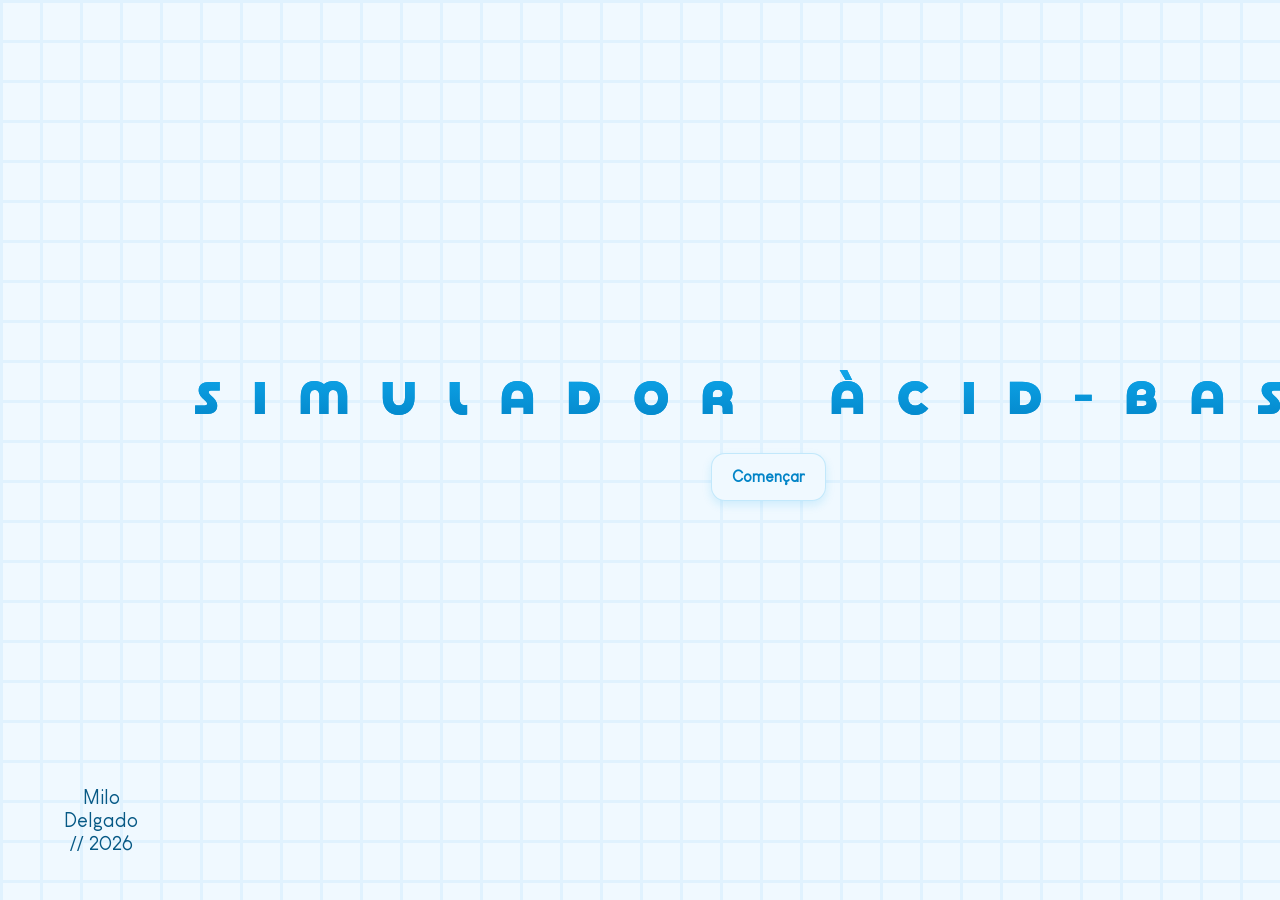
<file: index.html>
<!DOCTYPE html>
<html lang="en">

<head>
    <meta charset="UTF-8">
    <meta name="viewport" content="width=device-width, initial-scale=1.0">
    <title>Simulador_ácidobásico</title>
  <link id="font-style" type="text/css" rel="stylesheet" href="files_css/typography_normal.css">
  <link id="palette-style" type="text/css" rel="stylesheet" href="files_css/palette_lightmode.css">
  <link id="behaviour-style" type="text/css" rel="stylesheet" href="files_css/behaviour_base.css">
  <link rel="icon" type="image/png" href="files_images/images_icon/favicon.png" />
</head>

<body id="titlescreen_body" class="loading">

    <div id="loader">
        <div></div>
        <div></div>
        <div></div>
    </div>
    <div id="js_titlescreen_content">
        <div class="credits">
            <p>Milo Delgado // 2026</p>
        </div>
        <main class="titlescreen_main">
            <div class="superior">
                <div class="title_char">
                    <div><h1>S</h1></div>
                    <div><h1>I</h1></div>
                    <div><h1>M</h1></div>
                    <div><h1>U</h1></div>
                    <div><h1>L</h1></div>
                    <div><h1>A</h1></div>
                    <div><h1>D</h1></div>
                    <div><h1>O</h1></div>
                    <div><h1>R</h1></div>
                    <div><h1> </h1></div>
                    <div><h1> </h1></div>
                    
                    <div><h1>À</h1></div>
                    <div><h1>C</h1></div>
                    <div><h1>I</h1></div>
                    <div><h1>D</h1></div>
                    <div><h1>-</h1></div>
                    <div><h1>B</h1></div>
                    <div><h1>A</h1></div>
                    <div><h1>S</h1></div>
                    <div><h1>E</h1></div>
                </div>
            </div>
            <div class="inferior">
                <button id="startButton" ,
                    onclick="window.location.href = 'html_simulatorscreen.html'">Començar</button>
            </div>
        </main>
    </div>
</body>
<script src="files_js/js_loader_titlescreen.js" type="text/javascript"></script>

</html>
</file>
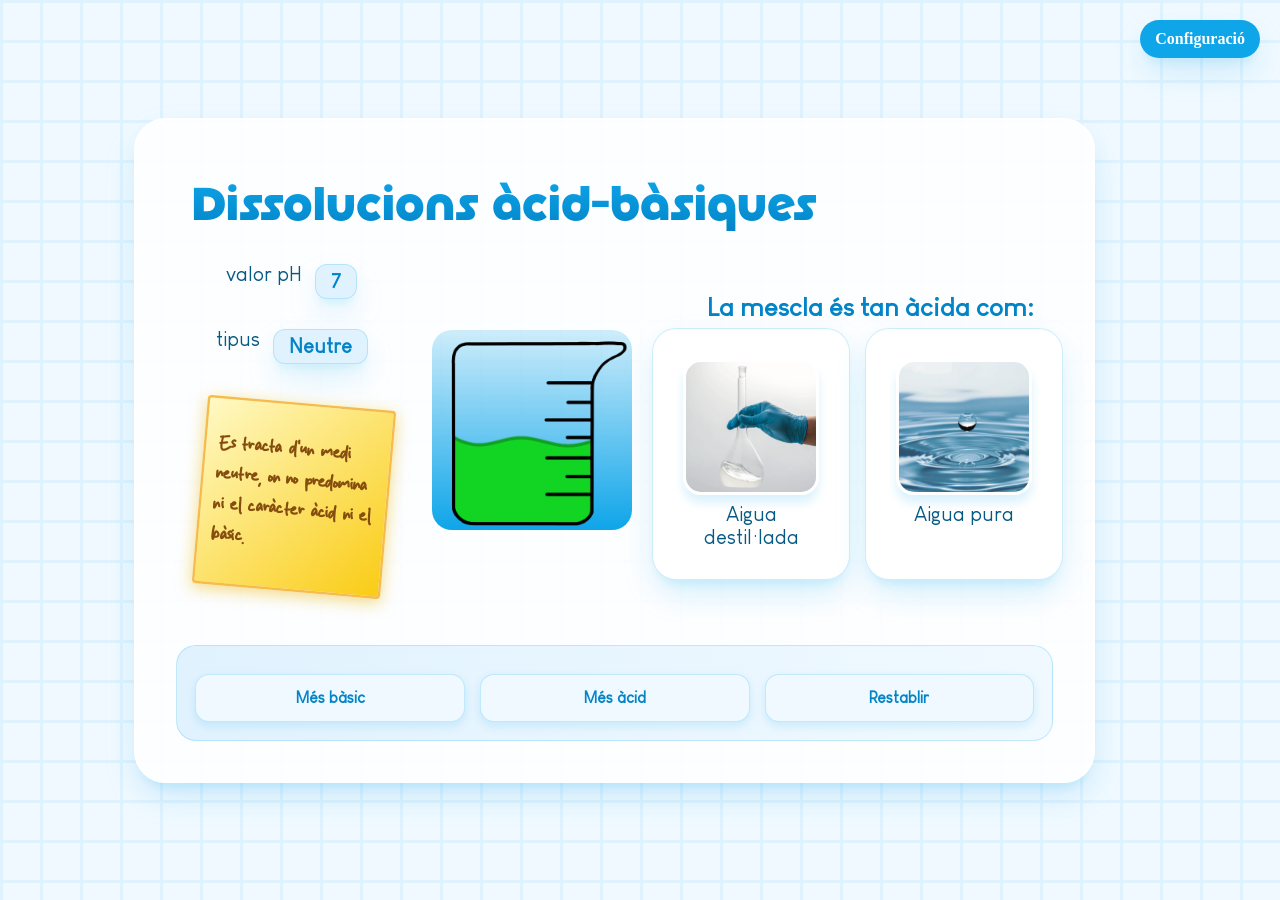
<file: html_simulatorscreen.html>
<!doctype html>
<html lang="ca">

<head>
  <meta charset="UTF-8" />
  <meta name="viewport" content="width=device-width, initial-scale=1.0" />
  <title>Simulador ácid-base</title>
    <link id="font-style" type="text/css" rel="stylesheet" href="files_css/typography_normal.css">
  <link id="palette-style" type="text/css" rel="stylesheet" href="files_css/palette_lightmode.css">
  <link id="behaviour-style" type="text/css" rel="stylesheet" href="files_css/behaviour_base.css">
  <link rel="icon" type="image/png" href="files_images/images_icon/favicon.png" />
</head>

<body class="loading">
  <div id="loader">
    <div></div>
    <div></div>
    <div></div>
  </div>


  <div id="pageContent">
    <main class="simulatorscreen_main">
      <section id="main_sizescaling_content">
        <section class="simulatorscreen_content">
          <section id="titol">
            <h1 data-i18n="p_title">Dissolucions àcid-bàsiques</h1>
          </section>

          <section id="informacio">
            <div id="columna_esquerra">
              <div class="text">
                <div class="vars">
                  <p data-i18n="p_ph">valor pH</p>
                  <p class="dreta" id="value">7</p>
                </div>
                <div class="vars">
                  <p data-i18n="p_type">tipus</p>
                  <p class="dreta" id="kind">Neutre</p>
                </div>
              </div>
              <div id="post-it" class="post-it">
                <h3 id="post_it">
                  Aquí apareixerà un comentari sobre la mescla.
                </h3>
              </div>
            </div>
            <div class="columna_mig">
              <img src="/files_images/images_vas/vas_acidity_7.png" alt="vas" id="vas" />
            </div>
            <div class="columna_dreta">
              <div class="titol">
                <h2 data-i18n="p_comparison">La mescla és tan àcida com:</h2>
              </div>
              <div class="detalls">
                <div class="detall_1">
                  <img src="/files_images/images_exemple/exemple_1.7.png" alt="primer exemple" id="exemple_1" />
                  <p id="info_1">Aigua destil·lada</p>
                </div>
                <div class="detall_2">
                  <img src="/files_images/images_exemple/exemple_2.7.png" alt="segon exemple" id="exemple_2" />
                  <p id="info_2">Aigua pura</p>
                </div>
              </div>
            </div>
          </section>

          <section class="controladors">
            <button type="button" id="add" data-i18n="btn_more">Més bàsic</button>
            <button type="button" id="sub" data-i18n="btn_less">Més àcid</button>
            <button type="button" id="zer" data-i18n="btn_reset">Restablir</button>
          </section>
        </section>

      </section>
      <input type="checkbox" id="side-panel-toggle" style="display: none;">
      <label for="side-panel-toggle" class="panel-button">Configuració</label>
      <div class="side_configuration_var">
        <h2 data-i18n="p_lang">Idioma</h2>
        <button class="btn-lang" data-lang="es">Castellano</button>
        <button class="btn-lang" data-lang="ca">Català</button>
        <button class="btn-lang" data-lang="en">English</button>

        <h2 data-i18n="p_typo">Tipografies</h2>
        <button onclick="change_font(),  triggerPulse()" id="font_button" data-i18n="btn_dis">Mode dislèxic</button>

        <h2 data-i18n="p_dark">Modo oscuro</h2>
        <button onclick="change_palette(),  triggerPulse()" id="palette_button" data-i18n="btn_dark">Mode fosc</button>

        <h2 data-i18n="p_contrast">Contraste</h2>
        <button onclick="change_contrast(),  triggerPulse()" id="contrast_button" data-i18n="btn_contrast">Mode alt
          contrast</button>

        <h2 data-i18n="p_size">Mida</h2>
        <button onclick="change_size(),  triggerPulse()" id="size_button" data-i18n="btn_size">Augmentar mida</button>
      </div>
    </main>
  </div>
</body>

<script src="files_js/js_loader_simulatorscreen.js" type="text/javascript"></script>
<script src="files_js/js_behaviour.js" type="text/javascript"></script>
<script src="files_js/js_change_font.js" type="text/javascript"></script>
<script src="files_js/js_change_palette.js" type="text/javascript"></script>
<script src="files_js/js_change_contrast.js" type="text/javascript"></script>
<script src="files_js/js_change_size.js" type="text/javascript"></script>

</html>
</file>
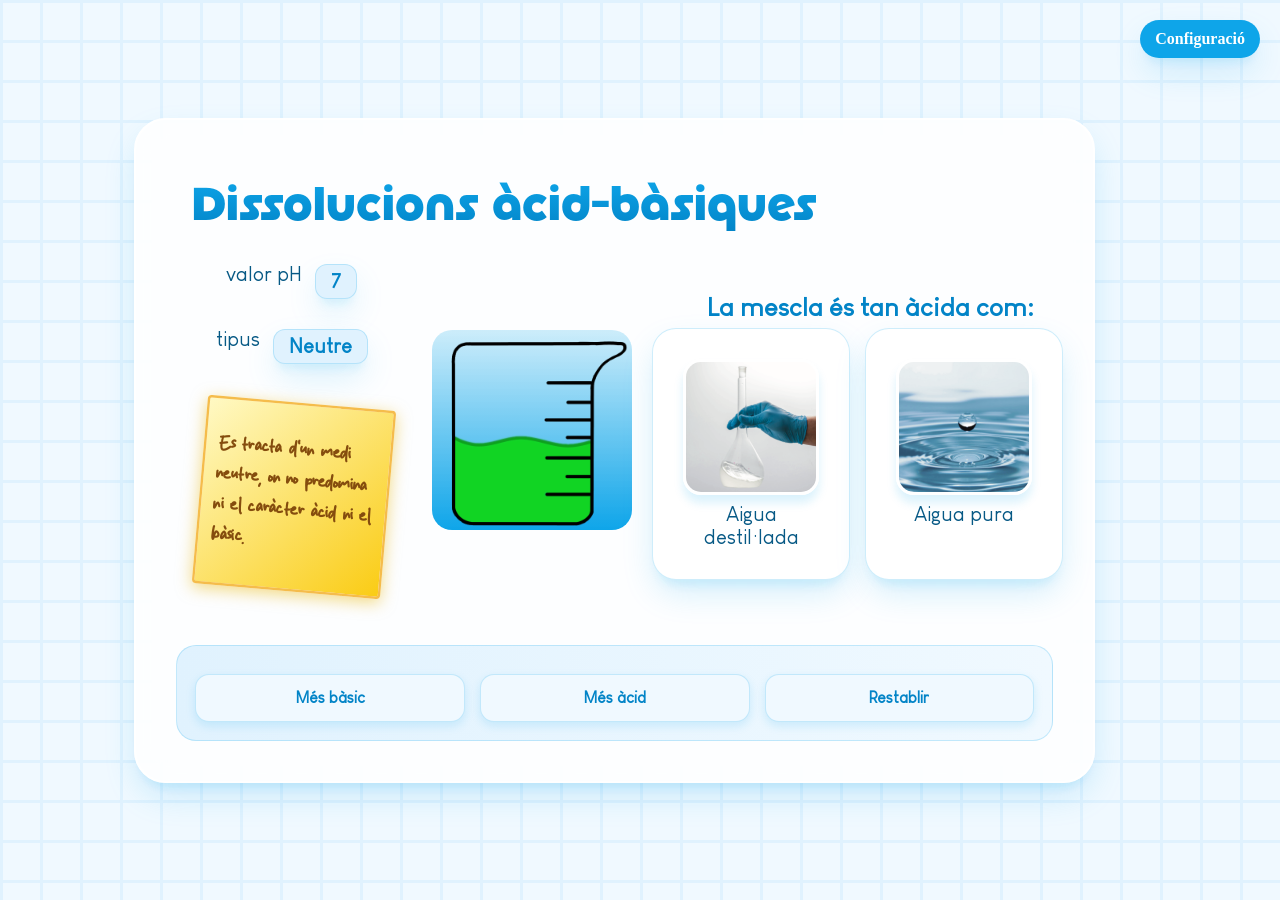
<file: files_html/html_simulatorscreen.html>
<!doctype html>
<html lang="ca">

<head>
  <meta charset="UTF-8" />
  <meta name="viewport" content="width=device-width, initial-scale=1.0" />
  <title>Simulador ácid-base</title>
  <link id="palette-style" type="text/css" rel="stylesheet" href="/files_css/palette_lightmode.css">
  <link id="font-style" type="text/css" rel="stylesheet" href="/files_css/typography_normal.css">
  <link id="behaviour-style" type="text/css" rel="stylesheet" href="/files_css/behaivour_base.css">
  <link rel="icon" type="image/png" href="/files_images/images_icon/favicon.png" />
</head>

<body class="loading">
  <div id="loader">
    <div></div>
    <div></div>
    <div></div>
  </div>


  <div id="pageContent">
    <main class="simulatorscreen_main">
      <section id="main_sizescaling_content">
        <section class="simulatorscreen_content">
          <section id="titol">
            <h1 data-i18n="p_title">Dissolucions àcid-bàsiques</h1>
          </section>

          <section id="informacio">
            <div id="columna_esquerra">
              <div class="text">
                <div class="vars">
                  <p data-i18n="p_ph">valor pH</p>
                  <p class="dreta" id="value">7</p>
                </div>
                <div class="vars">
                  <p data-i18n="p_type">tipus</p>
                  <p class="dreta" id="kind">Neutre</p>
                </div>
              </div>
              <div id="post-it" class="post-it">
                <h3 id="post_it">
                  Aquí apareixerà un comentari sobre la mescla.
                </h3>
              </div>
            </div>
            <div class="columna_mig">
              <img src="/files_images/images_vas/vas_acidity_7.png" alt="vas" id="vas" />
            </div>
            <div class="columna_dreta">
              <div class="titol">
                <h2 data-i18n="p_comparison">La mescla és tan àcida com:</h2>
              </div>
              <div class="detalls">
                <div class="detall_1">
                  <img src="/files_images/images_exemple/exemple_1.7.png" alt="primer exemple" id="exemple_1" />
                  <p id="info_1">Aigua destil·lada</p>
                </div>
                <div class="detall_2">
                  <img src="/files_images/images_exemple/exemple_2.7.png" alt="segon exemple" id="exemple_2" />
                  <p id="info_2">Aigua pura</p>
                </div>
              </div>
            </div>
          </section>

          <section class="controladors">
            <button type="button" id="add" data-i18n="btn_more">Més bàsic</button>
            <button type="button" id="sub" data-i18n="btn_less">Més àcid</button>
            <button type="button" id="zer" data-i18n="btn_reset">Restablir</button>
          </section>
        </section>

      </section>
      <input type="checkbox" id="side-panel-toggle" style="display: none;">
      <label for="side-panel-toggle" class="panel-button">Configuració</label>
      <div class="side_configuration_var">
        <h2 data-i18n="p_lang">Idioma</h2>
        <button class="btn-lang" data-lang="es">Castellano</button>
        <button class="btn-lang" data-lang="ca">Català</button>
        <button class="btn-lang" data-lang="en">English</button>

        <h2 data-i18n="p_typo">Tipografies</h2>
        <button onclick="change_font(),  triggerPulse()" id="font_button" data-i18n="btn_dis">Mode dislèxic</button>

        <h2 data-i18n="p_dark">Modo oscuro</h2>
        <button onclick="change_palette(),  triggerPulse()" id="palette_button" data-i18n="btn_dark">Mode fosc</button>

        <h2 data-i18n="p_contrast">Contraste</h2>
        <button onclick="change_contrast(),  triggerPulse()" id="contrast_button" data-i18n="btn_contrast">Mode alt
          contrast</button>

        <h2 data-i18n="p_size">Mida</h2>
        <button onclick="change_size(),  triggerPulse()" id="size_button" data-i18n="btn_size">Augmentar mida</button>
      </div>
    </main>
  </div>
</body>

<script src="/files_js/js_loader_simulatorscreen.js"></script>
<script src="/files_js/js_behaivour.js"></script>
<script src="/files_js/js_change_font.js"></script>
<script src="/files_js/js_change_palette.js"></script>
<script src="/files_js/js_change_contrast.js"></script>
<script src="/files_js/js_change_size.js" type="text/javascript"></script>

</html>
</file>
<file: files_css/typography_normal.css>
/* Fonts */
@font-face {
  font-family: "basenjiBold";
  src: url("../files_font/Basenji-SemiBold.otf")  format('opentype');
}

@font-face {
  font-family: "highbrow";
  src: url("../files_font/Highbrow.ttf") format('truetype');
}

@font-face {
  font-family: "sunday";
  src: url("../files_font/sunday.otf") format('opentype');
}

@font-face {
  font-family: "cafe";
  src: url("../files_font/cafe.ttf") format('truetype');
}

/* Base */
p,
h1,
h2 {
  margin: 0;
  padding: 4px 0 0 0;
  text-align: center;
  color: var(--text-primary);
}

/* Headings */
h1 {
  font-family: "basenjiBold";
  font-size: 48px;
  margin: 16px;
}

h2 {
  font-family: "cafe";
  font-size: 26px;
  margin: 5px;
  color: var(--lab-blue-deep);
}

/* General */
p,
button {
  font-family: "cafe";
  font-size: 20px;
}

/* Specific */
#main_title {
  font-size: 70px;
}

/* Component text */
.post-it,
h3 {
  font-family: "sunday";
  font-size: 30px;
  color: var(--lab-brown);
}

.dreta {
  font-weight: bold;
}

button,
#startButton {
  font-weight: 600;
}

.text {
  text-align: center;
  color: var(--text-strong);
}
</file>
<file: files_css/palette_lightmode.css>
:root {
  /* Base colors */
  --lab-bg: #f0f9ff;
  --lab-panel: rgba(255, 255, 255, 0.85);
  --lab-blue-primary: #0ea5e9;
  --lab-blue-deep: #0284c7;
  --lab-blue-soft: rgb(224, 242, 254);
  --lab-border: rgba(14, 165, 233, 0.2);
  --lab-yellow-contrast: #facc15;
  --lab-yellow-soft: #fff9c4;
  --lab-yellow-deep: #f5bc4b;
  --lab-brown: #854d0e;

  /* Derived */
  --text-primary: #075985;
  --text-strong: #0c4a6e;
  --white: #ffffff;

  --lab-selection-text: #ffffffcf;
  --lab-selection-background: #1900bec4;
  /* Shadows */
  --shadow:
    0 15px 35px -5px rgba(14, 165, 233, 0.2),
    0 10px 10px -5px rgba(14, 165, 233, 0.1);

  --shadow-blue-soft: rgba(14, 165, 233, 0.15);
  --shadow-blue-strong: rgba(14, 165, 233, 0.3);
  --shadow-yellow: rgba(234, 179, 8, 0.5);

  /* Sizes */
  --main-img-size: 200px;
  --example-img-size: 130px;
  --row-min-height: 350px;
}
</file>
<file: files_css/behaviour_base.css>
/* =========================================
   1. GLOBAL & BODY 
   ========================================= */
body {
  margin: 0;
  min-height: 90vh;
  display: flex;
  align-items: center;
  justify-content: center;
  justify-items: center;
  overflow-x: hidden;
  position: relative;
  width: 100%;
  background-color: var(--lab-bg);
  background-image: 
    linear-gradient(var(--lab-blue-soft) 3px, transparent 3px),
    linear-gradient(90deg, var(--lab-blue-soft) 3px, transparent 3px);
  background-size: clamp(20px, 5vw, 40px) clamp(20px, 5vw, 40px);
  animation: moveGrid 4s linear infinite;
}

body#titlescreen_body {
  padding-inline: clamp(15px, 5%, 10%);
  max-width: 100%;
}

body.loading {
  height: 200%;
  background-image: linear-gradient(var(--lab-blue-primary));
  animation: none;
}

::selection {
  color: var(--lab-selection-text);
  background: var(--lab-selection-background);
}

/* =========================================
   2. LAYOUT & CONTAINERS 
   ========================================= */
main.simulatorscreen_main {
  display: flex;
  align-items: center;
  justify-content: center;
  align-content: center;
  width: 100%;
  min-height: 100dvh;
  box-sizing: border-box;
}

main.titlescreen_main {
  display: flex;
  flex-direction: column;
  align-items: center;
  justify-content: center;
  width: 100%;
  padding: 20px;
  box-sizing: border-box;
}

#js_titlescreen_content,
#pageContent {
  opacity: 0;
  visibility: hidden;
  width: 100%;
  min-height: 50vh;
}

#js_titlescreen_content {
  display: grid;
  grid-template-columns: 1fr; /* Mobile First */
  gap: 20px;
  height: auto;
  min-height: 95dvh;
}

.simulatorscreen_content {
  width: 95%;
  max-width: 1200px;
  padding: clamp(16px, 4vw, 40px);
  background: var(--lab-panel);
  backdrop-filter: blur(15px);
  border: 2px solid var(--white);
  border-radius: clamp(16px, 3vw, 32px);
  box-shadow: var(--shadow);
  box-sizing: border-box;
}

#informacio {
  display: flex;
  flex-direction: column; /* Mobile First */
 
  gap: 20px;
  align-items: center;
  justify-content: space-evenly;
  margin-bottom: 30px;
}

div.credits {
  display: flex;
  align-items: flex-end;
  justify-content: center;
}

/* =========================================
   3. COMPONENTS & UI 
   ========================================= */

/* Side Panel Toggle (Checkbox Hack) */
.panel-button {
  position: fixed;
  top: 20px;
  right: 20px;
  z-index: 1001;
  background: var(--lab-blue-primary);
  color: white;
  padding: 10px 15px;
  border-radius: 50px;
  cursor: pointer;
  box-shadow: var(--shadow);
  font-weight: bold;
  transition: transform 0.3s;
}

.side_configuration_var {
  position: fixed;
  display: flex;
  flex-direction: column;
  align-items: center;
  right: -100%; 
  top: 0;
  bottom: 0;
  width: 280px;
  max-width: 85vw;
  padding: 80px 20px 20px 20px;
  background: var(--lab-panel);
  backdrop-filter: blur(10px);
  border-left: solid 10px var(--lab-blue-primary);
  box-shadow: var(--shadow);
  z-index: 1000;
  overflow-y: auto;
  transition: right 0.5s cubic-bezier(0.77, 0, 0.175, 1);
  height: fit-content;
  border-radius: 20px;
}

#side-panel-toggle:checked ~ .side_configuration_var {
  right: 0;
}

#side-panel-toggle:checked ~ .panel-button {
  transform: translateX(-230px);
}

/* Post-it */
.post-it {
  display: flex;
  align-items: center;
  justify-content: center;
  width: clamp(120px, 40vw, 200px);
  height: clamp(120px, 40vw, 200px);
  margin: 0 auto;
  padding: 15px;
  background: linear-gradient(135deg, var(--lab-yellow-soft) 0%, var(--lab-yellow-contrast) 100%);
  color: var(--lab-brown);
  border: 3px solid var(--lab-yellow-deep);
  border-radius: 5px;
  box-shadow: 0 5px 20px var(--shadow-yellow);
  transform: scale(0.8) rotate(5deg);
  transition: all 0.4s;
}

.post-it:hover {
  transform: scale(1.05) rotate(-2deg);
}

/* Buttons */
button {
  display: flex;
  align-items: center;
  justify-content: center;
  margin-top: 10px;
  height: clamp(40px, 6vw, 48px);
  padding: 0 clamp(12px, 3vw, 20px);
  background-color: var(--lab-bg);
  color: var(--lab-blue-deep);
  border: 1px solid var(--lab-border);
  border-radius: 14px;
  font-size: clamp(0.8rem, 2vw, 1rem);
  cursor: pointer;
  box-shadow: 0 4px 10px var(--shadow-blue-soft);
  transition: all 0.3s ease;
}

button:hover {
  background: var(--lab-blue-primary);
  color: var(--white);
  transform: translateY(-3px);
  box-shadow: 0 8px 20px var(--shadow-blue-strong);
}

.dreta {
  padding: 5px 15px;
  margin: 5px;
  background: var(--lab-blue-soft);
  color: var(--lab-blue-deep);
  border: 1px solid var(--lab-border);
  border-radius: 12px;
  font-weight: bold;
  box-shadow: var(--shadow);
}

.vars {
  display: flex;
  flex-wrap: wrap;
  justify-content: center;
  padding: 10px;
  gap: 8px;
}

/* Images & Details */
#vas {
  width: var(--main-img-size);
  height: var(--main-img-size);
  object-fit: contain;
  border-radius: 20px;
  background-image: linear-gradient(180deg, var(--lab-border) 0%, var(--lab-blue-primary) 100%);
  filter: drop-shadow(0px 5px 5px var(--shadow-vas));
}

.detalls {
  display: flex;
  flex-direction: row;
  justify-content: center;
  gap: 15px;
  margin-right: 2vw;
}

.detall_1, .detall_2 {
  width: 100%;
  max-width: 170px;
  padding: clamp(10px, 3vw, 30px);
  background: var(--white);
  border: 1px solid var(--lab-border);
  border-radius: 24px;
  box-shadow: var(--shadow);
}

.detalls img {
  width: var(--example-img-size);
  height: var(--example-img-size); /*not final, just until I have the final examples images sized correctly */
  border: 3px solid var(--white);
  border-radius: 18px;
  box-shadow: 0 8px 10px var(--shadow-blue-soft);
  transition: transform 0.3s ease;
}

.detalls img:hover {
  transform: scale(1.1);
}

.controladors {
  display: grid;
  grid-template-columns: repeat(auto-fit, minmax(120px, 1fr));
  gap: 15px;
  padding: 18px;
  background: linear-gradient(to right, var(--lab-blue-soft), var(--lab-bg));
  border: 1px solid var(--lab-border);
  border-radius: 20px;
}

/* =========================================
   4. ANIMATIONS & LOADER 
   ========================================= */
#loader {
  position: fixed;
  left: 50%;
  top: 50%;
  transform: translate(-50%, -50%);
  z-index: 9999;
  display: flex;
  gap: 10px;
}

#loader div {
  width: 20px;
  height: 20px;
  background-color: var(--lab-blue-soft);
  border-radius: 50%;
  animation: jump 0.35s infinite alternate;
}

#loader div:nth-child(2) { animation-delay: 0.1s; }
#loader div:nth-child(3) { animation-delay: 0.2s; }

@keyframes jump {
  from { transform: translateY(0); }
  to { transform: translateY(-30px); }
}

@keyframes moveGrid {
  from { background-position: 0 0, 0 0; }
  to { background-position: clamp(20px, 5vw, 40px) clamp(20px, 5vw, 40px), clamp(20px, 5vw, 40px) clamp(20px, 5vw, 40px); }
}

#pageContent.show,
#js_titlescreen_content.show {
  visibility: visible;
  animation: popIn 0.7s cubic-bezier(0.175, 0.885, 0.32, 1.275) forwards;
}

@keyframes popIn {
  0% { opacity: 0; transform: scale(0.95) translateY(10px); }
  60% { opacity: 1; transform: scale(1.03) translateY(-2px); }
  100% { opacity: 1; transform: scale(1); }
}

.page-animate { animation: pagePulse 0.6s ease-out; }

@keyframes pagePulse {
  0%, 100% { transform: rotate(0deg) translateX(0); }
  15% { transform: rotate(0.4deg) translateX(4px); }
  40% { transform: rotate(-0.2deg) translateX(-2px); }
  70% { transform: rotate(0.1deg) translateX(1px); }
}

#startButton { animation: pulse_start_button 3s ease-in-out infinite; }

@keyframes pulse_start_button {
  0%, 100% { transform: scale(1); background-color: var(--white); color: var(--text-primary); }
  40% { background-color: var(--lab-blue-primary); color: var(--white); border: 4px solid var(--lab-blue-deep); }
  60% { transform: scale(1.15); background-color: var(--lab-blue-primary); color: var(--white); }
}

h1, .title_char {
  display: flex;
  flex-direction: row;
  padding: 0;
  background-image: linear-gradient(180deg, var(--lab-blue-primary), var(--lab-blue-deep));
  background-clip: text;
  color: transparent;
  transition: transform 2s ease-in-out;
}

.title_char div { animation: title_jump 1s infinite alternate; }

@keyframes title_jump {
  from { transform: translateY(0) scale(2); text-shadow: 0 0px 0px rgba(224, 242, 254, 0.5); }
  to { transform: translateY(-20px) scale(1.8); text-shadow: 0 0px 0px var(--shadow-blue-soft); }
}

/* Title Character Delays */
.title_char div:nth-child(1) { animation-delay: 0s; }
.title_char div:nth-child(2) { animation-delay: 0.05s; }
.title_char div:nth-child(3) { animation-delay: 0.1s; }
.title_char div:nth-child(4) { animation-delay: 0.15s; }
.title_char div:nth-child(5) { animation-delay: 0.2s; }
.title_char div:nth-child(6) { animation-delay: 0.25s; }
.title_char div:nth-child(7) { animation-delay: 0.3s; }
.title_char div:nth-child(8) { animation-delay: 0.35s; }
.title_char div:nth-child(9) { animation-delay: 0.4s; }
.title_char div:nth-child(10){ animation-delay: 0.45s; }
.title_char div:nth-child(11){ animation-delay: 0.5s; }
.title_char div:nth-child(12){ animation-delay: 0.55s; }
.title_char div:nth-child(13){ animation-delay: 0.6s; }
.title_char div:nth-child(14){ animation-delay: 0.65s; }
.title_char div:nth-child(15){ animation-delay: 0.7s; }
.title_char div:nth-child(16){ animation-delay: 0.75s; }
.title_char div:nth-child(17){ animation-delay: 0.8s; }
.title_char div:nth-child(18){ animation-delay: 0.85s; }
.title_char div:nth-child(19){ animation-delay: 0.9s; }
.title_char div:nth-child(20){ animation-delay: 0.95s; }

/* =========================================
   5. RESPONSIVE QUERIES 
   ========================================= */

@media (max-width: 600px) {
  .side_configuration_var {
    width: 100%;
    border-left: none;
    border-top: solid 10px var(--lab-blue-primary);
  }
  #side-panel-toggle:checked ~ .panel-button {
    transform: none;
  }
}

@media (min-width: 768px) {
  #js_titlescreen_content { grid-template-columns: 1fr 3fr 1fr; }
  #informacio { flex-direction: row; }
  .detall_1, .detall_2 { width: auto; }
}

@media (min-width: 1024px) {
  #js_titlescreen_content { grid-template-columns: 1fr 4fr 1fr; }
}
</file>
<file: files_css/behaivour_base.css>
/* =========================================
   1. GLOBAL & BODY 
   ========================================= */
body {
  margin: 0;
  min-height: 90vh;
  display: flex;
  align-items: center;
  justify-content: center;
  justify-items: center;
  overflow-x: hidden;
  position: relative;
  width: 100%;
  background-color: var(--lab-bg);
  background-image: 
    linear-gradient(var(--lab-blue-soft) 3px, transparent 3px),
    linear-gradient(90deg, var(--lab-blue-soft) 3px, transparent 3px);
  background-size: clamp(20px, 5vw, 40px) clamp(20px, 5vw, 40px);
  animation: moveGrid 4s linear infinite;
}

body#titlescreen_body {
  padding-inline: clamp(15px, 5%, 10%);
  max-width: 100%;
}

body.loading {
  height: 200%;
  background-image: linear-gradient(var(--lab-blue-primary));
  animation: none;
}

::selection {
  color: var(--lab-selection-text);
  background: var(--lab-selection-background);
}

/* =========================================
   2. LAYOUT & CONTAINERS 
   ========================================= */
main.simulatorscreen_main {
  display: flex;
  align-items: center;
  justify-content: center;
  align-content: center;
  width: 100%;
  min-height: 100dvh;
  box-sizing: border-box;
}

main.titlescreen_main {
  display: flex;
  flex-direction: column;
  align-items: center;
  justify-content: center;
  width: 100%;
  padding: 20px;
  box-sizing: border-box;
}

#js_titlescreen_content,
#pageContent {
  opacity: 0;
  visibility: hidden;
  width: 100%;
  min-height: 50vh;
}

#js_titlescreen_content {
  display: grid;
  grid-template-columns: 1fr; /* Mobile First */
  gap: 20px;
  height: auto;
  min-height: 95dvh;
}

.simulatorscreen_content {
  width: 95%;
  max-width: 1200px;
  padding: clamp(16px, 4vw, 40px);
  background: var(--lab-panel);
  backdrop-filter: blur(15px);
  border: 2px solid var(--white);
  border-radius: clamp(16px, 3vw, 32px);
  box-shadow: var(--shadow);
  box-sizing: border-box;
}

#informacio {
  display: flex;
  flex-direction: column; /* Mobile First */
 
  gap: 20px;
  align-items: center;
  justify-content: space-evenly;
  margin-bottom: 30px;
}

div.credits {
  display: flex;
  align-items: flex-end;
  justify-content: center;
}

/* =========================================
   3. COMPONENTS & UI 
   ========================================= */

/* Side Panel Toggle (Checkbox Hack) */
.panel-button {
  position: fixed;
  top: 20px;
  right: 20px;
  z-index: 1001;
  background: var(--lab-blue-primary);
  color: white;
  padding: 10px 15px;
  border-radius: 50px;
  cursor: pointer;
  box-shadow: var(--shadow);
  font-weight: bold;
  transition: transform 0.3s;
}

.side_configuration_var {
  position: fixed;
  display: flex;
  flex-direction: column;
  align-items: center;
  right: -100%; 
  top: 0;
  bottom: 0;
  width: 280px;
  max-width: 85vw;
  padding: 80px 20px 20px 20px;
  background: var(--lab-panel);
  backdrop-filter: blur(10px);
  border-left: solid 10px var(--lab-blue-primary);
  box-shadow: var(--shadow);
  z-index: 1000;
  overflow-y: auto;
  transition: right 0.5s cubic-bezier(0.77, 0, 0.175, 1);
  height: fit-content;
  border-radius: 20px;
}

#side-panel-toggle:checked ~ .side_configuration_var {
  right: 0;
}

#side-panel-toggle:checked ~ .panel-button {
  transform: translateX(-230px);
}

/* Post-it */
.post-it {
  display: flex;
  align-items: center;
  justify-content: center;
  width: clamp(120px, 40vw, 200px);
  height: clamp(120px, 40vw, 200px);
  margin: 0 auto;
  padding: 15px;
  background: linear-gradient(135deg, var(--lab-yellow-soft) 0%, var(--lab-yellow-contrast) 100%);
  color: var(--lab-brown);
  border: 3px solid var(--lab-yellow-deep);
  border-radius: 5px;
  box-shadow: 0 5px 20px var(--shadow-yellow);
  transform: scale(0.8) rotate(5deg);
  transition: all 0.4s;
}

.post-it:hover {
  transform: scale(1.05) rotate(-2deg);
}

/* Buttons */
button {
  display: flex;
  align-items: center;
  justify-content: center;
  margin-top: 10px;
  height: clamp(40px, 6vw, 48px);
  padding: 0 clamp(12px, 3vw, 20px);
  background-color: var(--lab-bg);
  color: var(--lab-blue-deep);
  border: 1px solid var(--lab-border);
  border-radius: 14px;
  font-size: clamp(0.8rem, 2vw, 1rem);
  cursor: pointer;
  box-shadow: 0 4px 10px var(--shadow-blue-soft);
  transition: all 0.3s ease;
}

button:hover {
  background: var(--lab-blue-primary);
  color: var(--white);
  transform: translateY(-3px);
  box-shadow: 0 8px 20px var(--shadow-blue-strong);
}

.dreta {
  padding: 5px 15px;
  margin: 5px;
  background: var(--lab-blue-soft);
  color: var(--lab-blue-deep);
  border: 1px solid var(--lab-border);
  border-radius: 12px;
  font-weight: bold;
  box-shadow: var(--shadow);
}

.vars {
  display: flex;
  flex-wrap: wrap;
  justify-content: center;
  padding: 10px;
  gap: 8px;
}

/* Images & Details */
#vas {
  width: var(--main-img-size);
  height: var(--main-img-size);
  object-fit: contain;
  border-radius: 20px;
  background-image: linear-gradient(180deg, var(--lab-border) 0%, var(--lab-blue-primary) 100%);
  filter: drop-shadow(0px 5px 5px var(--shadow-vas));
}

.detalls {
  display: flex;
  flex-direction: row;
  justify-content: center;
  gap: 15px;
  margin-right: 2vw;
}

.detall_1, .detall_2 {
  width: 100%;
  max-width: 170px;
  padding: clamp(10px, 3vw, 30px);
  background: var(--white);
  border: 1px solid var(--lab-border);
  border-radius: 24px;
  box-shadow: var(--shadow);
}

.detalls img {
  width: var(--example-img-size);
  height: var(--example-img-size); /*not final, just until I have the final examples images sized correctly */
  border: 3px solid var(--white);
  border-radius: 18px;
  box-shadow: 0 8px 10px var(--shadow-blue-soft);
  transition: transform 0.3s ease;
}

.detalls img:hover {
  transform: scale(1.1);
}

.controladors {
  display: grid;
  grid-template-columns: repeat(auto-fit, minmax(120px, 1fr));
  gap: 15px;
  padding: 18px;
  background: linear-gradient(to right, var(--lab-blue-soft), var(--lab-bg));
  border: 1px solid var(--lab-border);
  border-radius: 20px;
}

/* =========================================
   4. ANIMATIONS & LOADER 
   ========================================= */
#loader {
  position: fixed;
  left: 50%;
  top: 50%;
  transform: translate(-50%, -50%);
  z-index: 9999;
  display: flex;
  gap: 10px;
}

#loader div {
  width: 20px;
  height: 20px;
  background-color: var(--lab-blue-soft);
  border-radius: 50%;
  animation: jump 0.35s infinite alternate;
}

#loader div:nth-child(2) { animation-delay: 0.1s; }
#loader div:nth-child(3) { animation-delay: 0.2s; }

@keyframes jump {
  from { transform: translateY(0); }
  to { transform: translateY(-30px); }
}

@keyframes moveGrid {
  from { background-position: 0 0, 0 0; }
  to { background-position: clamp(20px, 5vw, 40px) clamp(20px, 5vw, 40px), clamp(20px, 5vw, 40px) clamp(20px, 5vw, 40px); }
}

#pageContent.show,
#js_titlescreen_content.show {
  visibility: visible;
  animation: popIn 0.7s cubic-bezier(0.175, 0.885, 0.32, 1.275) forwards;
}

@keyframes popIn {
  0% { opacity: 0; transform: scale(0.95) translateY(10px); }
  60% { opacity: 1; transform: scale(1.03) translateY(-2px); }
  100% { opacity: 1; transform: scale(1); }
}

.page-animate { animation: pagePulse 0.6s ease-out; }

@keyframes pagePulse {
  0%, 100% { transform: rotate(0deg) translateX(0); }
  15% { transform: rotate(0.4deg) translateX(4px); }
  40% { transform: rotate(-0.2deg) translateX(-2px); }
  70% { transform: rotate(0.1deg) translateX(1px); }
}

#startButton { animation: pulse_start_button 3s ease-in-out infinite; }

@keyframes pulse_start_button {
  0%, 100% { transform: scale(1); background-color: var(--white); color: var(--text-primary); }
  40% { background-color: var(--lab-blue-primary); color: var(--white); border: 4px solid var(--lab-blue-deep); }
  60% { transform: scale(1.15); background-color: var(--lab-blue-primary); color: var(--white); }
}

h1, .title_char {
  display: flex;
  flex-direction: row;
  padding: 0;
  background-image: linear-gradient(180deg, var(--lab-blue-primary), var(--lab-blue-deep));
  background-clip: text;
  color: transparent;
  transition: transform 2s ease-in-out;
}

.title_char div { animation: title_jump 1s infinite alternate; }

@keyframes title_jump {
  from { transform: translateY(0) scale(2); text-shadow: 0 0px 0px rgba(224, 242, 254, 0.5); }
  to { transform: translateY(-20px) scale(1.8); text-shadow: 0 0px 0px var(--shadow-blue-soft); }
}

/* Title Character Delays */
.title_char div:nth-child(1) { animation-delay: 0s; }
.title_char div:nth-child(2) { animation-delay: 0.05s; }
.title_char div:nth-child(3) { animation-delay: 0.1s; }
.title_char div:nth-child(4) { animation-delay: 0.15s; }
.title_char div:nth-child(5) { animation-delay: 0.2s; }
.title_char div:nth-child(6) { animation-delay: 0.25s; }
.title_char div:nth-child(7) { animation-delay: 0.3s; }
.title_char div:nth-child(8) { animation-delay: 0.35s; }
.title_char div:nth-child(9) { animation-delay: 0.4s; }
.title_char div:nth-child(10){ animation-delay: 0.45s; }
.title_char div:nth-child(11){ animation-delay: 0.5s; }
.title_char div:nth-child(12){ animation-delay: 0.55s; }
.title_char div:nth-child(13){ animation-delay: 0.6s; }
.title_char div:nth-child(14){ animation-delay: 0.65s; }
.title_char div:nth-child(15){ animation-delay: 0.7s; }
.title_char div:nth-child(16){ animation-delay: 0.75s; }
.title_char div:nth-child(17){ animation-delay: 0.8s; }
.title_char div:nth-child(18){ animation-delay: 0.85s; }
.title_char div:nth-child(19){ animation-delay: 0.9s; }
.title_char div:nth-child(20){ animation-delay: 0.95s; }

/* =========================================
   5. RESPONSIVE QUERIES 
   ========================================= */

@media (max-width: 600px) {
  .side_configuration_var {
    width: 100%;
    border-left: none;
    border-top: solid 10px var(--lab-blue-primary);
  }
  #side-panel-toggle:checked ~ .panel-button {
    transform: none;
  }
}

@media (min-width: 768px) {
  #js_titlescreen_content { grid-template-columns: 1fr 3fr 1fr; }
  #informacio { flex-direction: row; }
  .detall_1, .detall_2 { width: auto; }
}

@media (min-width: 1024px) {
  #js_titlescreen_content { grid-template-columns: 1fr 4fr 1fr; }
}
</file>
